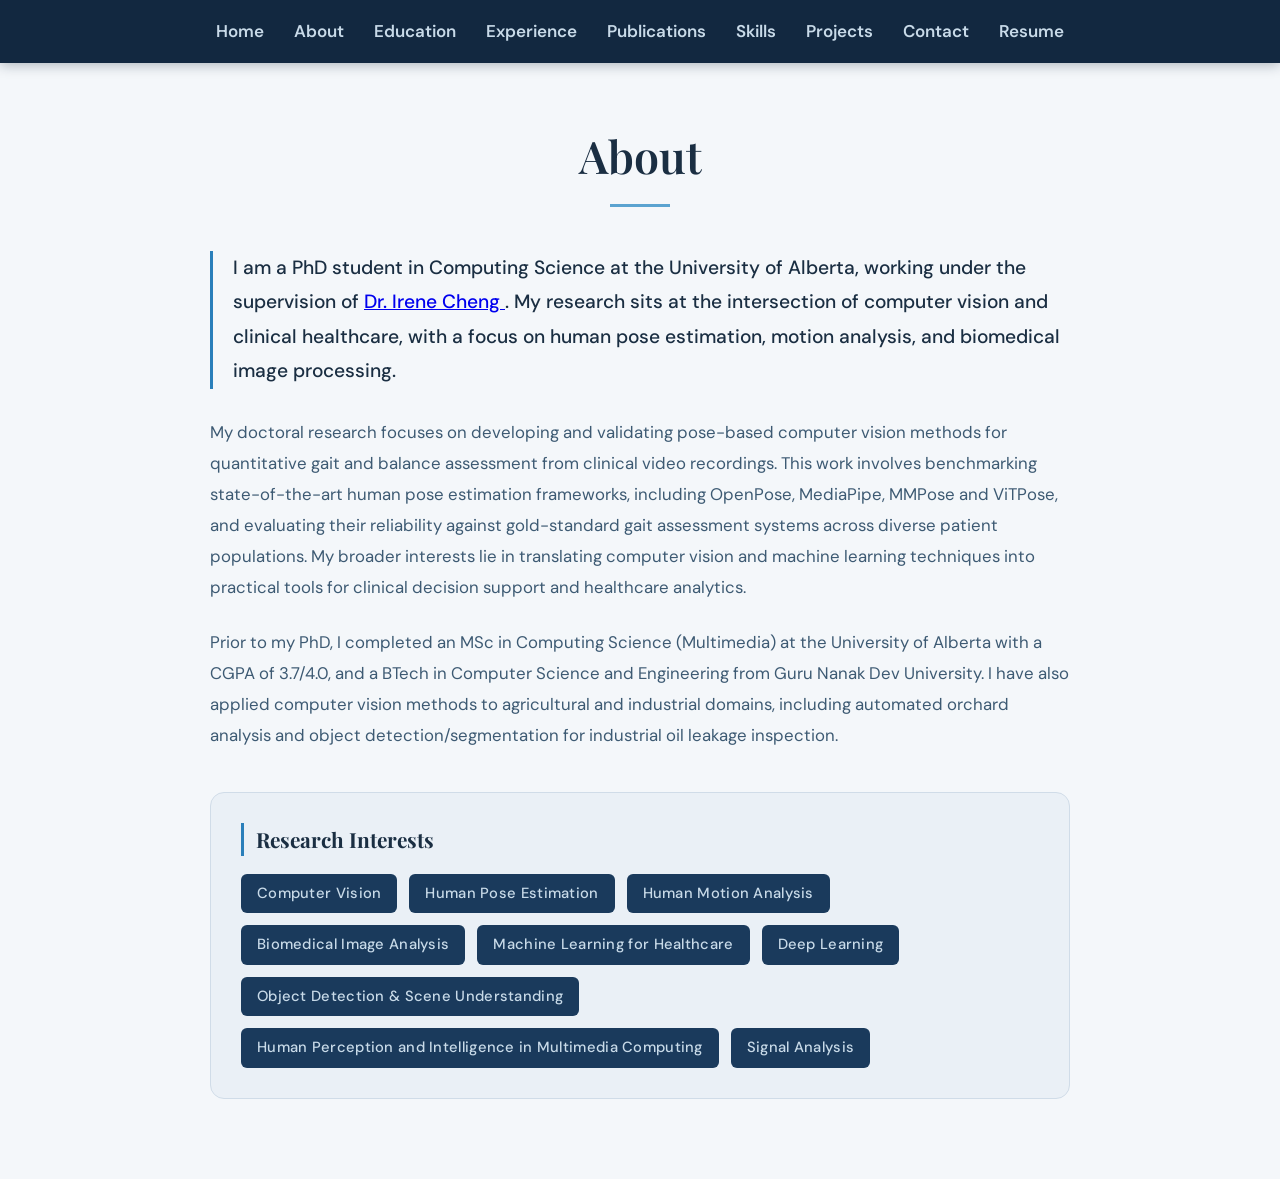
<file: about.html>
<!DOCTYPE html>
<html lang="en">

<head>
    <meta charset="UTF-8">
    <meta name="viewport" content="width=device-width, initial-scale=1.0">
    <title>About - Bhavya Sehgal</title>

    <link
        href="https://fonts.googleapis.com/css2?family=Playfair+Display:wght@700&family=DM+Sans:wght@400;500;600&display=swap"
        rel="stylesheet">
    <link rel="stylesheet" href="style.css">
</head>

<body>

    <header id="navbar-container"></header>

    <section class="about-section even-section">

        <h2 class="sub-headings">About</h2>

        <div class="container flow-text">

            <p class="about-intro">
                I am a PhD student in Computing Science at the University of Alberta,
working under the supervision of
<a href="https://apps.ualberta.ca/directory/person/locheng" target="_blank">
    Dr. Irene Cheng
</a>.
My research sits at the intersection of computer vision and clinical healthcare,
with a focus on human pose estimation, motion analysis, and biomedical image processing.
            </p>

            <p class="about-body">
                My doctoral research focuses on developing and validating pose-based computer vision methods for quantitative gait and balance assessment from clinical video recordings. This work involves benchmarking state-of-the-art human pose estimation frameworks, including OpenPose, MediaPipe, MMPose and ViTPose, and evaluating their reliability against gold-standard gait assessment systems across diverse patient populations. My broader interests lie in translating computer vision and machine learning techniques into practical tools for clinical decision support and healthcare analytics.

            </p>

            <p class="about-body">
                Prior to my PhD, I completed an MSc in Computing Science (Multimedia) at the
                University of Alberta with a CGPA of 3.7/4.0, and a BTech in Computer Science
                and Engineering from Guru Nanak Dev University. I have also applied computer
                vision methods to agricultural and industrial domains, including automated
                orchard analysis and object detection/segmentation for industrial oil leakage inspection.
            </p>

            <div class="about-interests">
    <h3 class="about-interests-heading">Research Interests</h3>
    <ul class="interests-list">
        <li>Computer Vision</li>
        <li>Human Pose Estimation</li>
        <li>Human Motion Analysis</li>
        <li>Biomedical Image Analysis</li>
        <li>Machine Learning for Healthcare</li>
        <li>Deep Learning</li>
        <li>Object Detection & Scene Understanding</li>
        <li>Human Perception and Intelligence in Multimedia Computing</li>
        <li>Signal Analysis</li>
    </ul>
</div>
                </ul>
            </div>

        </div>

    </section>

    <script src="navbar.js"></script>
</body>

</html>
</file>
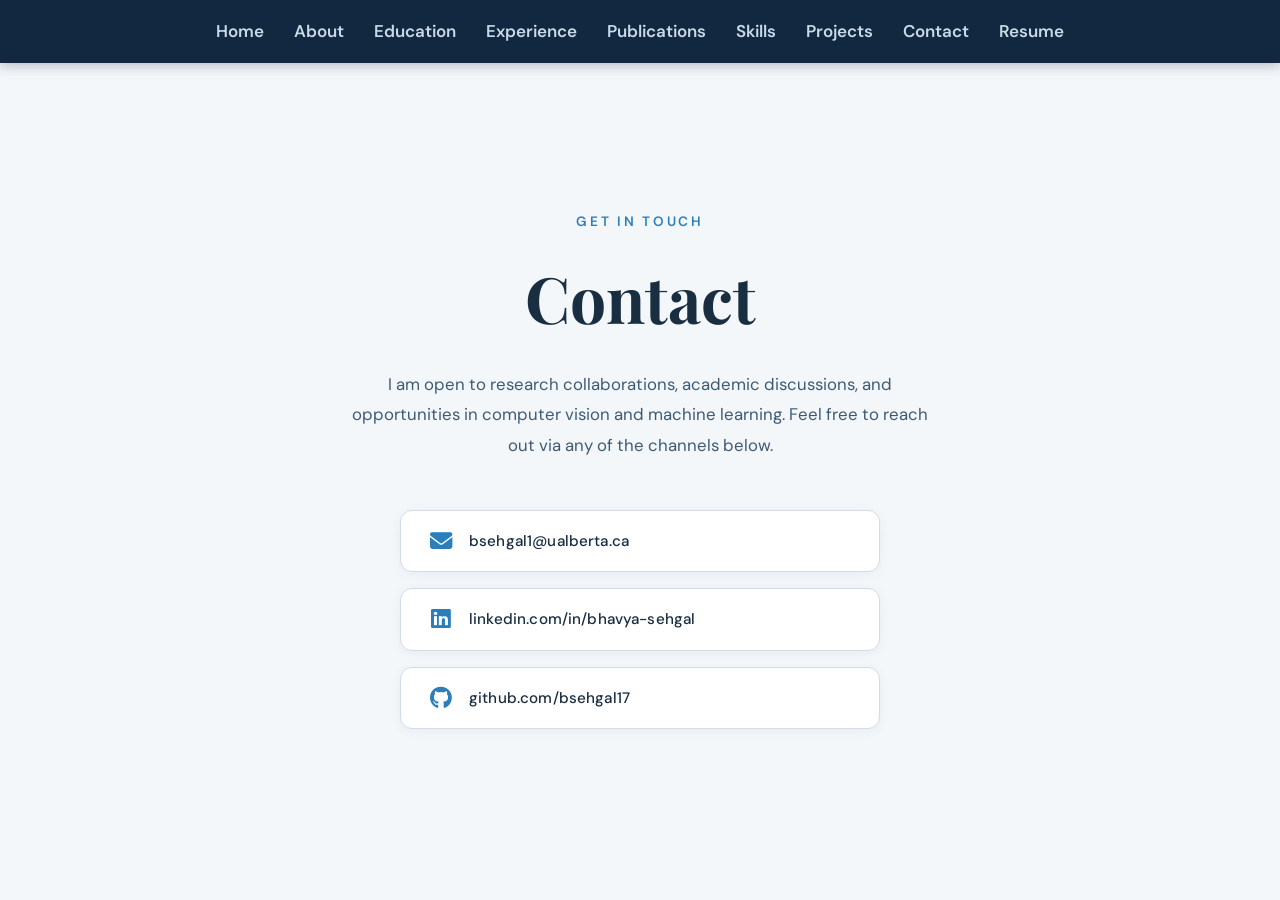
<file: contact.html>
<!DOCTYPE html>
<html lang="en">

<head>
    <meta charset="UTF-8">
    <meta name="viewport" content="width=device-width, initial-scale=1.0">
    <title>Contact - Bhavya Sehgal</title>

    <link
        href="https://fonts.googleapis.com/css2?family=Playfair+Display:wght@700&family=DM+Sans:wght@400;500;600&display=swap"
        rel="stylesheet">
    <link rel="stylesheet" href="https://cdnjs.cloudflare.com/ajax/libs/font-awesome/6.4.0/css/all.min.css">
    <link rel="stylesheet" href="style.css">
</head>

<body>

    <header id="navbar-container"></header>

    <section class="contact-page-section light-section">

        <p class="hero-badge">Get in Touch</p>
        <h1>Contact</h1>

        <p class="contact-intro">
            I am open to research collaborations, academic discussions, and opportunities
            in computer vision and machine learning. Feel free to reach out via any of
            the channels below.
        </p>

        <div class="contact-links">

            <a href="mailto:bsehgal1@ualberta.ca" class="contact-link-item">
                <i class="fas fa-envelope"></i>
                <span class="contact-link-label">bsehgal1@ualberta.ca</span>
            </a>

            <a href="https://www.linkedin.com/in/bhavya-sehgal/" target="_blank" class="contact-link-item">
                <i class="fab fa-linkedin"></i>
                <span class="contact-link-label">linkedin.com/in/bhavya-sehgal</span>
            </a>

            <a href="https://github.com/bsehgal17" target="_blank" class="contact-link-item">
                <i class="fab fa-github"></i>
                <span class="contact-link-label">github.com/bsehgal17</span>
            </a>

        </div>

    </section>

    <script src="navbar.js"></script>
</body>

</html>
</file>
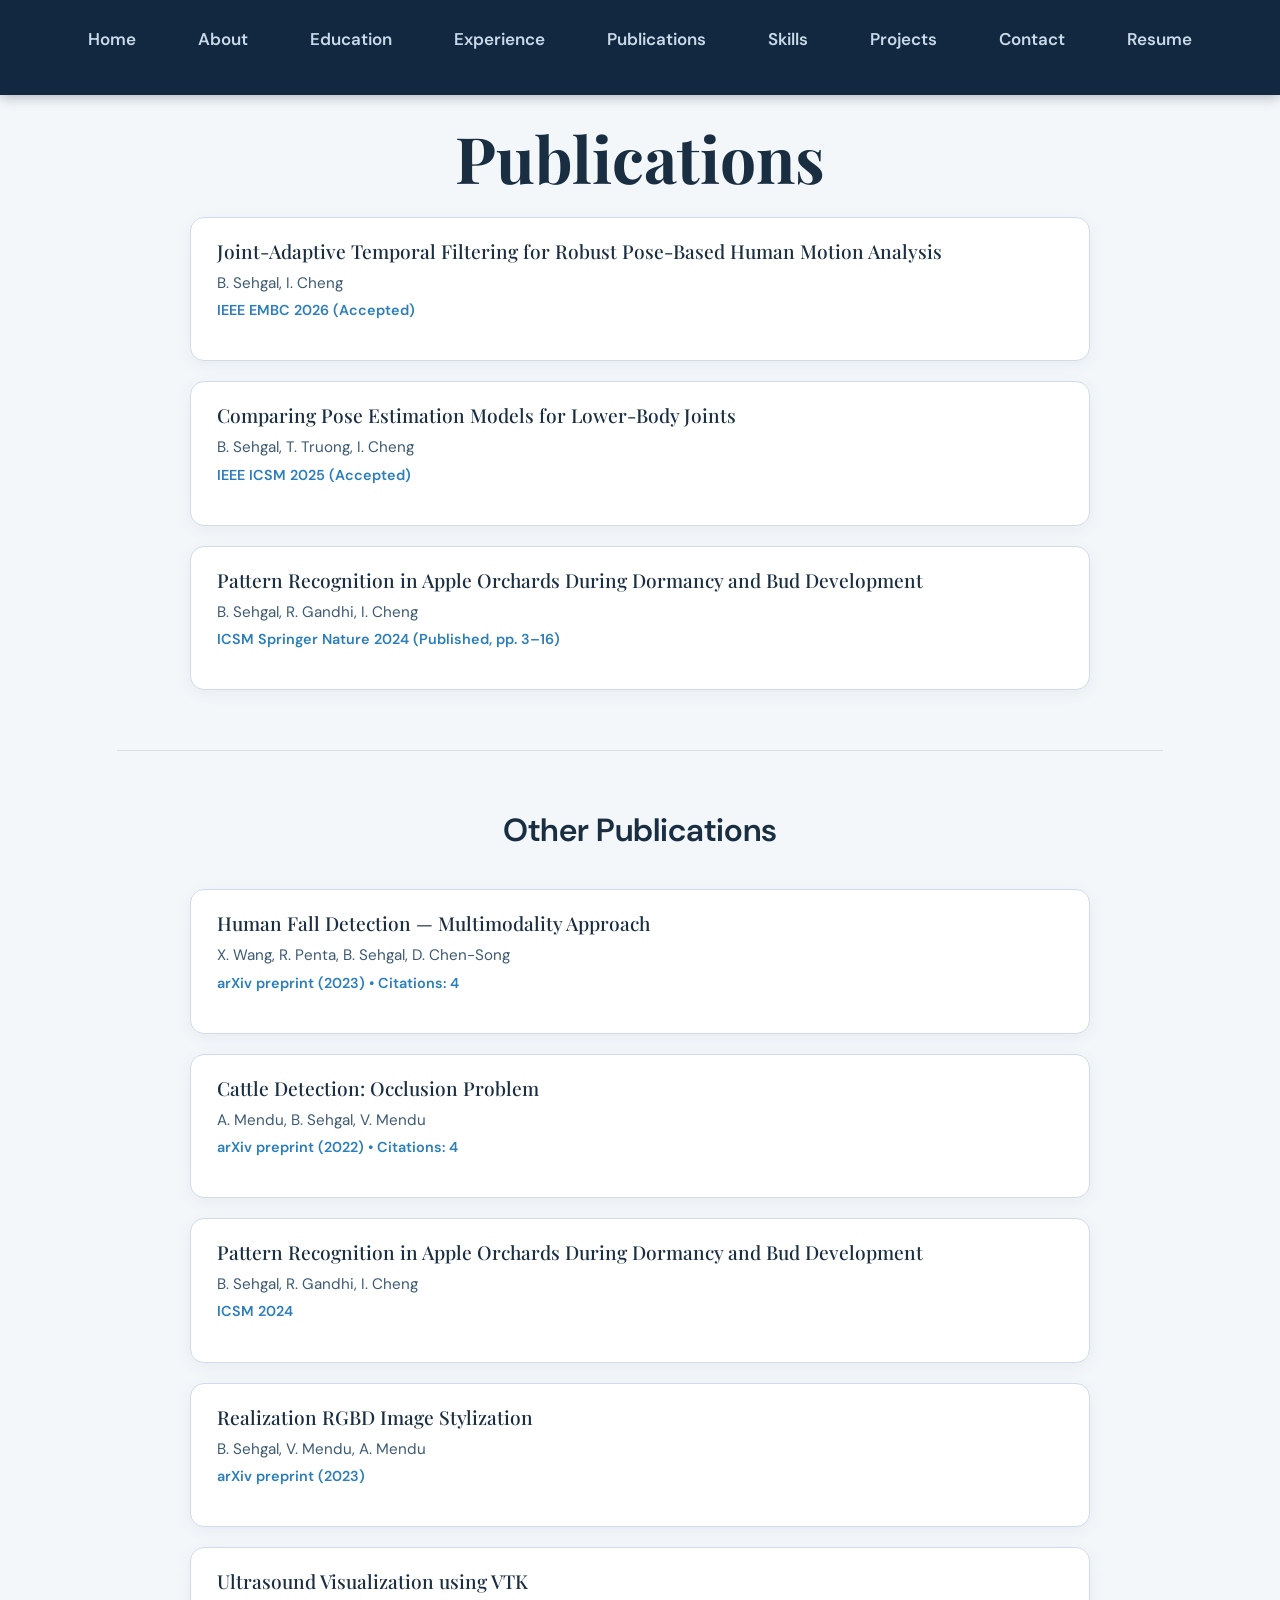
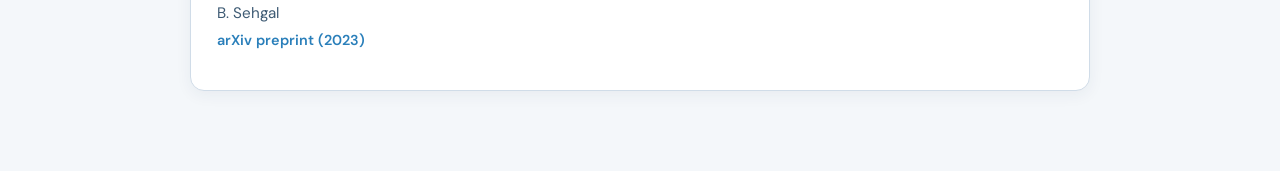
<file: publications.html>
<!DOCTYPE html>
<html lang="en">

<head>
    <meta charset="UTF-8">
    <meta name="viewport" content="width=device-width, initial-scale=1.0">
    <title>Publications — Bhavya Sehgal</title>

    <link rel="icon" type="image/x-icon" href="/img/favicon_io/android-chrome-192x192.png">

    <link rel="stylesheet" href="https://cdnjs.cloudflare.com/ajax/libs/font-awesome/6.4.0/css/all.min.css">
    <link href="https://stackpath.bootstrapcdn.com/bootstrap/4.5.2/css/bootstrap.min.css" rel="stylesheet">

    <link href="https://fonts.googleapis.com/css2?family=Playfair+Display:wght@700&family=DM+Sans:wght@400;500;600&display=swap"
        rel="stylesheet">

    <link rel="stylesheet" href="style.css">
</head>

<body>

    <header id="navbar-container"></header>

    <section class="light-section">

        <div class="container">

            <h1>Publications</h1>

            <!-- ===== Main Publications ===== -->
            <div class="publication-wrapper">

                <div class="publication-card">
                    <h3>Joint-Adaptive Temporal Filtering for Robust Pose-Based Human Motion Analysis</h3>
                    <p class="pub-authors">B. Sehgal, I. Cheng</p>
                    <p class="pub-venue">IEEE EMBC 2026 (Accepted)</p>
                </div>

                <div class="publication-card">
                    <h3>Comparing Pose Estimation Models for Lower-Body Joints</h3>
                    <p class="pub-authors">B. Sehgal, T. Truong, I. Cheng</p>
                    <p class="pub-venue">IEEE ICSM 2025 (Accepted)</p>
                </div>

                <div class="publication-card">
                    <h3>Pattern Recognition in Apple Orchards During Dormancy and Bud Development</h3>
                    <p class="pub-authors">B. Sehgal, R. Gandhi, I. Cheng</p>
                    <p class="pub-venue">ICSM Springer Nature 2024 (Published, pp. 3–16)</p>
                </div>

            </div>

            <hr style="margin: 60px 0;">

            <!-- ===== Additional Publications ===== -->
            <h2 style="text-align:center; margin-bottom: 40px;">Other Publications</h2>

            <div class="publication-wrapper">

                <div class="publication-card">
                    <h3>Human Fall Detection — Multimodality Approach</h3>
                    <p class="pub-authors">X. Wang, R. Penta, B. Sehgal, D. Chen-Song</p>
                    <p class="pub-venue">arXiv preprint (2023) • Citations: 4</p>
                </div>

                <div class="publication-card">
                    <h3>Cattle Detection: Occlusion Problem</h3>
                    <p class="pub-authors">A. Mendu, B. Sehgal, V. Mendu</p>
                    <p class="pub-venue">arXiv preprint (2022) • Citations: 4</p>
                </div>

                <div class="publication-card">
                    <h3>Pattern Recognition in Apple Orchards During Dormancy and Bud Development</h3>
                    <p class="pub-authors">B. Sehgal, R. Gandhi, I. Cheng</p>
                    <p class="pub-venue">ICSM 2024</p>
                </div>

                <div class="publication-card">
                    <h3>Realization RGBD Image Stylization</h3>
                    <p class="pub-authors">B. Sehgal, V. Mendu, A. Mendu</p>
                    <p class="pub-venue">arXiv preprint (2023)</p>
                </div>

                <div class="publication-card">
                    <h3>Ultrasound Visualization using VTK</h3>
                    <p class="pub-authors">B. Sehgal</p>
                    <p class="pub-venue">arXiv preprint (2023)</p>
                </div>

            </div>

        </div>

    </section>

    <script src="navbar.js"></script>
</body>

</html>
</file>
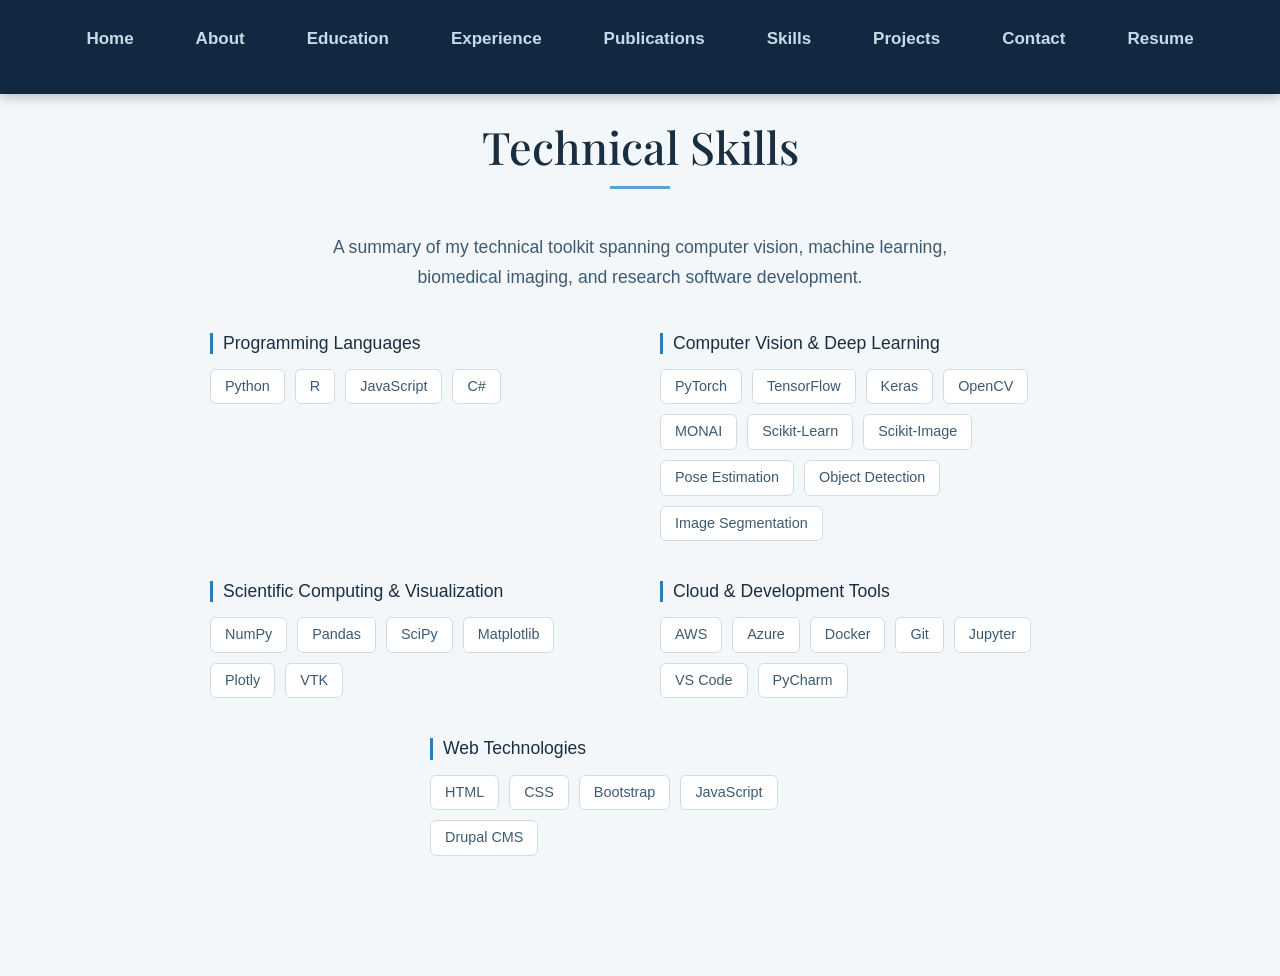
<file: skills.html>
<!DOCTYPE html>
<html lang="en">

<head>
    <meta charset="UTF-8">
    <meta name="viewport" content="width=device-width, initial-scale=1.0">
    <title>Skills - Bhavya Sehgal</title>

    <link
        href="https://fonts.googleapis.com/css2?family=Playfair+Display:wght@700&family=DM+Sans:wght@400;500;600&display=swap"
        rel="stylesheet">
    <link rel="stylesheet" href="style.css">
    <link href="https://stackpath.bootstrapcdn.com/bootstrap/4.5.2/css/bootstrap.min.css" rel="stylesheet">
</head>

<body>

    <header id="navbar-container"></header>

    <section class="skills-section light-section" id="skills">

        <h2 class="sub-headings">Technical Skills</h2>

        <p class="skills-intro">
            A summary of my technical toolkit spanning computer vision, machine learning,
            biomedical imaging, and research software development.
        </p>

        <div class="skills-wrapper">

            <div class="skills-block">
                <h3>Programming Languages</h3>
                <div class="skills-row">
                    <span>Python</span>
                    <span>R</span>
                    <span>JavaScript</span>
                    <span>C#</span>
                </div>
            </div>

            <div class="skills-block">
                <h3>Computer Vision & Deep Learning</h3>
                <div class="skills-row">
                    <span>PyTorch</span>
                    <span>TensorFlow</span>
                    <span>Keras</span>
                    <span>OpenCV</span>
                    <span>MONAI</span>
                    <span>Scikit-Learn</span>
                    <span>Scikit-Image</span>
                    <span>Pose Estimation</span>
                    <span>Object Detection</span>
                    <span>Image Segmentation</span>
                </div>
            </div>

            <div class="skills-block">
                <h3>Scientific Computing & Visualization</h3>
                <div class="skills-row">
                    <span>NumPy</span>
                    <span>Pandas</span>
                    <span>SciPy</span>
                    <span>Matplotlib</span>
                    <span>Plotly</span>
                    <span>VTK</span>
                </div>
            </div>

            <div class="skills-block">
                <h3>Cloud & Development Tools</h3>
                <div class="skills-row">
                    <span>AWS</span>
                    <span>Azure</span>
                    <span>Docker</span>
                    <span>Git</span>
                    <span>Jupyter</span>
                    <span>VS Code</span>
                    <span>PyCharm</span>
                </div>
            </div>

            <div class="skills-block">
                <h3>Web Technologies</h3>
                <div class="skills-row">
                    <span>HTML</span>
                    <span>CSS</span>
                    <span>Bootstrap</span>
                    <span>JavaScript</span>
                    <span>Drupal CMS</span>
                </div>
            </div>

        </div>

    </section>

    <script src="navbar.js"></script>

</body>

</html>
</file>
<file: style.css>
/* =========================
   CSS VARIABLES
========================= */

:root {
    --navy:       #1a3a5c;
    --navy-dark:  #122840;
    --navy-deep:  #0d1f30;
    --accent:     #2a7fba;
    --accent-lt:  #5ba3d0;
    --white:      #ffffff;
    --off-white:  #f4f7fa;
    --surface:    #eaf0f6;
    --border:     #d0dce8;
    --text-dark:  #1a2e42;
    --text-mid:   #3d5a73;
    --text-muted: #6b8599;
    --text-light: #c8dae8;
}

/* =========================
   GLOBAL STYLES
========================= */

* {
    margin: 0;
    padding: 0;
    box-sizing: border-box;
}

html {
    scroll-behavior: smooth;
}

body {
    font-family: 'DM Sans', 'Segoe UI', Tahoma, Geneva, Verdana, sans-serif;
    background-color: var(--off-white);
    color: var(--text-dark);
    line-height: 1.6;
}

section {
    padding: 120px 8% 80px;
    min-height: 100vh;
}

/* =========================
   NAVBAR
========================= */

.custom-navbar {
    position: fixed;
    top: 0;
    width: 100%;
    padding: 18px 40px;
    background: var(--navy-dark);
    backdrop-filter: blur(10px);
    z-index: 1000;
    box-shadow: 0 2px 12px rgba(10, 30, 50, 0.3);
}

.custom-navbar ul {
    display: flex;
    justify-content: center;
    align-items: center;
    gap: 30px;
    list-style: none;
}

.nav-link {
    color: var(--text-light);
    text-decoration: none;
    font-size: 17px;
    font-weight: 600;
    transition: 0.3s ease;
    position: relative;
}

.nav-link:hover {
    color: var(--white);
}

.nav-link::after {
    content: "";
    position: absolute;
    left: 0;
    bottom: -6px;
    width: 0%;
    height: 2px;
    background: var(--accent-lt);
    transition: 0.3s ease;
}

.nav-link:hover::after {
    width: 100%;
}

/* =========================
   SECTIONS
========================= */

.odd-section {
    background-color: var(--navy-deep);
    color: var(--white);
}

.even-section {
    background-color: var(--off-white);
    color: var(--text-dark);
}

.light-section {
    background-color: var(--off-white);
    color: var(--text-dark);
}

/* =========================
   HEADINGS
========================= */

h1 {
    font-family: 'Playfair Display', serif;
    font-size: 4rem;
    text-align: center;
    margin-bottom: 20px;
    font-weight: 700;
}

h2 {
    font-size: 2rem;
    margin-bottom: 20px;
    text-align: center;
    font-weight: 600;
}

h3 {
    font-size: 1.3rem;
    margin-bottom: 10px;
}

.sub-headings {
    font-family: 'Playfair Display', serif;
    font-size: 2.8rem;
    margin-bottom: 16px;
    text-align: center;
    color: inherit;
    display: block;
}

.sub-headings::after {
    content: "";
    display: block;
    width: 60px;
    height: 3px;
    background: var(--accent-lt);
    margin: 12px auto 44px;
}

/* =========================
   HERO SECTION
========================= */

.contact-section {
    min-height: 100vh;
    display: flex;
    flex-direction: column;
    justify-content: center;
}

.hero-wrapper {
    display: flex;
    align-items: center;
    gap: 60px;
    max-width: 1000px;
    margin: 0 auto;
}

.hero-photo {
    width: 200px;
    height: 200px;
    border-radius: 50%;
    object-fit: cover;
    flex-shrink: 0;
    border: 4px solid var(--border);
    box-shadow: 0 8px 32px rgba(26, 58, 92, 0.12);
    background-color: var(--surface);
}

.hero-text {
    flex: 1;
}

.hero-text h1 {
    text-align: left;
    margin-bottom: 12px;
}

.hero-text h2 {
    text-align: left;
    font-size: 1.15rem;
    font-weight: 400;
    color: var(--text-mid);
    margin-bottom: 24px;
}

.hero-text .icons {
    justify-content: flex-start;
    margin-top: 0;
    padding-left: 0;
}

@media (max-width: 768px) {
    .hero-wrapper {
        flex-direction: column;
        text-align: center;
        gap: 30px;
    }

    .hero-text h1,
    .hero-text h2 {
        text-align: center;
    }

    .hero-text .icons {
        justify-content: center;
    }
}

.hero-badge {
    letter-spacing: 0.2em;
    font-size: 0.85rem;
    color: var(--accent);
    text-transform: uppercase;
    margin-bottom: 14px;
    font-weight: 600;
}

/* =========================
   ICONS
========================= */

.icons {
    display: flex;
    justify-content: center;
    gap: 25px;
    margin-top: 30px;
    list-style: none;
}

.icons a {
    color: var(--text-mid);
    font-size: 2rem;
    transition: 0.3s ease;
}

.icons a:hover {
    color: var(--accent);
    transform: translateY(-4px);
}

/* =========================
   ABOUT SECTION
========================= */

.flow-text {
    max-width: 860px;
    margin: auto;
}

.about-intro {
    font-size: 1.2rem;
    font-weight: 500;
    color: var(--text-dark);
    line-height: 1.8;
    margin-bottom: 28px;
    border-left: 3px solid var(--accent);
    padding-left: 20px;
}

.about-body {
    font-size: 1.05rem;
    color: var(--text-mid);
    line-height: 1.85;
    margin-bottom: 24px;
}

.about-interests {
    margin-top: 40px;
    padding: 30px;
    background: var(--surface);
    border-radius: 14px;
    border: 1px solid var(--border);
}

.about-interests-heading {
    font-family: 'Playfair Display', serif;
    font-size: 1.3rem;
    color: var(--text-dark);
    margin-bottom: 18px;
    border-left: 3px solid var(--accent);
    padding-left: 12px;
}

.interests-list {
    list-style: none;
    padding: 0;
    display: flex;
    flex-wrap: wrap;
    gap: 12px;
    margin: 0;
}

.interests-list li {
    background: var(--navy);
    color: var(--text-light);
    padding: 8px 16px;
    border-radius: 6px;
    font-size: 0.92rem;
    font-weight: 500;
    letter-spacing: 0.02em;
    transition: background 0.2s ease;
}

.interests-list li:hover {
    background: var(--accent);
    color: var(--white);
}

/* =========================
   EDUCATION
========================= */

.education-item {
    display: flex;
    align-items: flex-start;
    gap: 30px;
    margin: 0 auto 30px;
    max-width: 860px;
    background: var(--white);
    border: 1px solid var(--border);
    padding: 32px;
    border-radius: 16px;
    transition: box-shadow 0.3s ease;
    box-shadow: 0 4px 20px rgba(26, 58, 92, 0.07);
}

.education-item:hover {
    box-shadow: 0 10px 32px rgba(26, 58, 92, 0.13);
}

.edu-logo {
    width: 72px;
    height: 72px;
    border-radius: 10px;
    object-fit: contain;
    flex-shrink: 0;
    background: var(--surface);
    padding: 6px;
    border: 1px solid var(--border);
}

.details h2 {
    font-family: 'Playfair Display', serif;
    text-align: left;
    font-size: 1.4rem;
    color: var(--text-dark);
    margin-bottom: 6px;
}

.details h3 {
    font-size: 1rem;
    font-weight: 500;
    color: var(--accent);
    margin-bottom: 8px;
}

.edu-focus {
    font-size: 0.95rem;
    color: var(--text-mid);
    margin-bottom: 4px;
}

.edu-supervisor {
    font-size: 0.95rem;
    color: var(--text-mid);
    margin-bottom: 4px;
}

.edu-gpa {
    font-size: 0.95rem;
    font-weight: 600;
    color: var(--accent);
    margin-bottom: 4px;
}

.edu-date {
    font-size: 0.85rem;
    font-weight: 600;
    color: var(--text-muted);
    letter-spacing: 0.05em;
    text-transform: uppercase;
    margin-top: 8px;
}

/* =========================
   EXPERIENCE CARDS
========================= */

.experience-card {
    background: var(--white);
    border-radius: 16px;
    overflow: hidden;
    transition: transform 0.3s ease, box-shadow 0.3s ease;
    box-shadow: 0 4px 20px rgba(26, 58, 92, 0.08);
    height: 100%;
}

.experience-card:hover {
    transform: translateY(-6px);
    box-shadow: 0 12px 36px rgba(26, 58, 92, 0.14);
}

.experience-card .card-header {
    padding: 28px 25px 18px;
    text-align: center;
    border-bottom: none;
}

.experience-card .card-header--okaki {
    background-color: #16423C !important;
}

.experience-card .card-header--noralta {
    background-color: #921A40 !important;
}

.experience-card .card-header--cropmind {
    background-color: #2E073F !important;
}

.company-name {
    font-family: 'Playfair Display', serif;
    color: #ffffff !important;
    font-size: 1.6rem;
    font-weight: 700;
    text-decoration: none;
    letter-spacing: 0.01em;
}

.company-name:hover {
    color: #e2e8f0 !important;
    text-decoration: none;
}

.logo-container {
    display: flex;
    justify-content: center;
    margin-top: -28px;
    margin-bottom: 10px;
}

.company-logo {
    width: 56px;
    height: 56px;
    border-radius: 50%;
    border: 3px solid white;
    object-fit: cover;
    box-shadow: 0 2px 10px rgba(0,0,0,0.15);
}

.experience-text-details {
    padding: 10px 28px 28px;
}

.experience-text-role {
    font-size: 1.05rem;
    font-weight: 700;
    color: var(--text-dark);
    text-align: center;
    margin-bottom: 4px;
}

.experience-text-date {
    text-align: center;
    font-size: 0.85rem;
    color: var(--accent);
    font-weight: 600;
    letter-spacing: 0.06em;
    text-transform: uppercase;
    margin-bottom: 18px;
}

.exp-list {
    padding-left: 18px;
    margin: 0;
}

.exp-list li {
    font-size: 0.95rem;
    color: var(--text-mid);
    margin-bottom: 8px;
    line-height: 1.5;
}

/* =========================
   SKILLS
========================= */

.card {
    border: none;
    border-radius: 16px;
    padding: 30px;
    margin-bottom: 30px;
    box-shadow: 0 4px 20px rgba(26, 58, 92, 0.08);
    color: var(--text-dark);
}

.card-content h4 {
    text-align: center;
    margin-bottom: 30px;
    font-size: 2rem;
    color: var(--text-dark);
}

.skill-text {
    display: block;
    margin-top: 10px;
    font-weight: 600;
    color: var(--text-mid);
}

.responsive-img {
    width: 80px;
    transition: 0.3s ease;
}

.responsive-img:hover {
    transform: scale(1.1);
}

.card ul li {
    color: var(--text-mid);
}

/* =========================
   SKILLS PAGE
========================= */

.skills-intro {
    max-width: 700px;
    margin: 0 auto 10px;
    font-size: 1.1rem;
    font-weight: 400;
    color: var(--text-mid);
    text-align: center;
    line-height: 1.7;
}

.skills-wrapper {
    max-width: 900px;
    margin: 40px auto;
    display: grid;
    grid-template-columns: repeat(2, 1fr);
    gap: 40px;
    padding: 0 20px;
}

.skills-wrapper .skills-block:last-child:nth-child(odd) {
    grid-column: 1 / -1;
    max-width: 420px;
    margin: 0 auto;
    width: 100%;
}

.skills-block h3 {
    font-size: 1.1rem;
    margin-bottom: 15px;
    text-align: left;
    color: var(--text-dark);
    border-left: 3px solid var(--accent);
    padding-left: 10px;
}

.skills-row {
    display: flex;
    flex-wrap: wrap;
    gap: 10px;
}

.skills-row span {
    background: var(--white);
    color: var(--text-mid);
    padding: 6px 14px;
    border-radius: 6px;
    font-size: 0.9rem;
    border: 1px solid var(--border);
    transition: 0.2s ease;
}

.skills-row span:hover {
    background: var(--accent);
    color: var(--white);
    border-color: var(--accent);
}

/* =========================
   CONTACT PAGE
========================= */

.contact-page-section {
    min-height: 100vh;
    display: flex;
    flex-direction: column;
    justify-content: center;
    align-items: center;
    text-align: center;
}

.contact-intro {
    max-width: 600px;
    font-size: 1.05rem;
    color: var(--text-mid);
    line-height: 1.8;
    margin: 0 auto 50px;
}

.contact-links {
    display: flex;
    flex-direction: column;
    gap: 16px;
    width: 100%;
    max-width: 480px;
    margin: 0 auto;
}

.contact-link-item {
    display: flex;
    align-items: center;
    gap: 16px;
    padding: 18px 28px;
    background: var(--white);
    border: 1px solid var(--border);
    border-radius: 12px;
    color: var(--text-dark);
    text-decoration: none;
    font-size: 1rem;
    font-weight: 500;
    box-shadow: 0 2px 12px rgba(26, 58, 92, 0.06);
    transition: background 0.25s ease, border-color 0.25s ease, box-shadow 0.25s ease;
}

.contact-link-item i {
    font-size: 1.4rem;
    color: var(--accent);
    width: 24px;
    text-align: center;
    flex-shrink: 0;
}

.contact-link-item:hover {
    background: var(--surface);
    border-color: var(--accent);
    box-shadow: 0 6px 20px rgba(26, 58, 92, 0.12);
    color: var(--text-dark);
    text-decoration: none;
}

.contact-link-label {
    font-size: 0.95rem;
    letter-spacing: 0.01em;
}

/* =========================
   PROJECTS
========================= */

.project-card {
    background: var(--white);
    border-radius: 16px;
    overflow: hidden;
    transition: 0.3s ease;
    box-shadow: 0 4px 20px rgba(26, 58, 92, 0.08);
    margin-bottom: 30px;
    height: 100%;
    border: 1px solid var(--border);
}

.project-card:hover {
    transform: translateY(-8px);
    box-shadow: 0 14px 36px rgba(26, 58, 92, 0.13);
}

.project-image {
    width: 100%;
    height: 220px;
    object-fit: cover;
}

.project-details {
    padding: 24px;
}

.project-tag {
    font-size: 0.78rem;
    font-weight: 600;
    color: var(--accent);
    text-transform: uppercase;
    letter-spacing: 0.08em;
    margin-bottom: 8px;
}

.project-heading {
    font-family: 'Playfair Display', serif;
    font-size: 1.3rem;
    margin-bottom: 12px;
    color: var(--text-dark);
}

.project-details p {
    color: var(--text-mid);
    margin-bottom: 20px;
    font-size: 0.95rem;
}

.project-button {
    display: inline-block;
    padding: 10px 20px;
    background: var(--navy);
    color: var(--white);
    text-decoration: none;
    border-radius: 8px;
    font-size: 0.9rem;
    font-weight: 600;
    transition: 0.3s ease;
}

.project-button:hover {
    background: var(--accent);
    color: var(--white);
    transform: translateY(-2px);
    text-decoration: none;
}

/* =========================
   RESPONSIVE DESIGN
========================= */

@media (max-width: 768px) {

    .custom-navbar ul {
        gap: 15px;
        flex-wrap: wrap;
    }

    .nav-link {
        font-size: 14px;
    }

    h1 {
        font-size: 2.7rem;
    }

    h2 {
        font-size: 1.4rem;
    }

    .sub-headings {
        font-size: 2.3rem;
    }

    .education-item {
        flex-direction: column;
        align-items: center;
        text-align: center;
    }

    .details h2 {
        text-align: center;
    }

    .edu-date, .edu-gpa, .edu-focus, .edu-supervisor {
        text-align: center;
    }

    .project-image {
        height: 200px;
    }

    .skills-wrapper {
        grid-template-columns: 1fr;
    }
}

.publication-wrapper {
    max-width: 900px;
    margin: auto;
    display: flex;
    flex-direction: column;
    gap: 20px;
}

.publication-card {
    background: var(--white);
    border: 1px solid var(--border);
    border-radius: 14px;
    padding: 22px 26px;
    box-shadow: 0 4px 16px rgba(26, 58, 92, 0.06);
    transition: 0.3s ease;
}

.publication-card:hover {
    transform: translateY(-4px);
    box-shadow: 0 10px 28px rgba(26, 58, 92, 0.12);
}

.publication-card h3 {
    font-family: 'Playfair Display', serif;
    font-size: 1.2rem;
    margin-bottom: 8px;
    color: var(--text-dark);
}

.pub-authors {
    font-size: 0.95rem;
    color: var(--text-mid);
    margin-bottom: 4px;
}

.pub-venue {
    font-size: 0.9rem;
    font-weight: 600;
    color: var(--accent);
}
</file>
